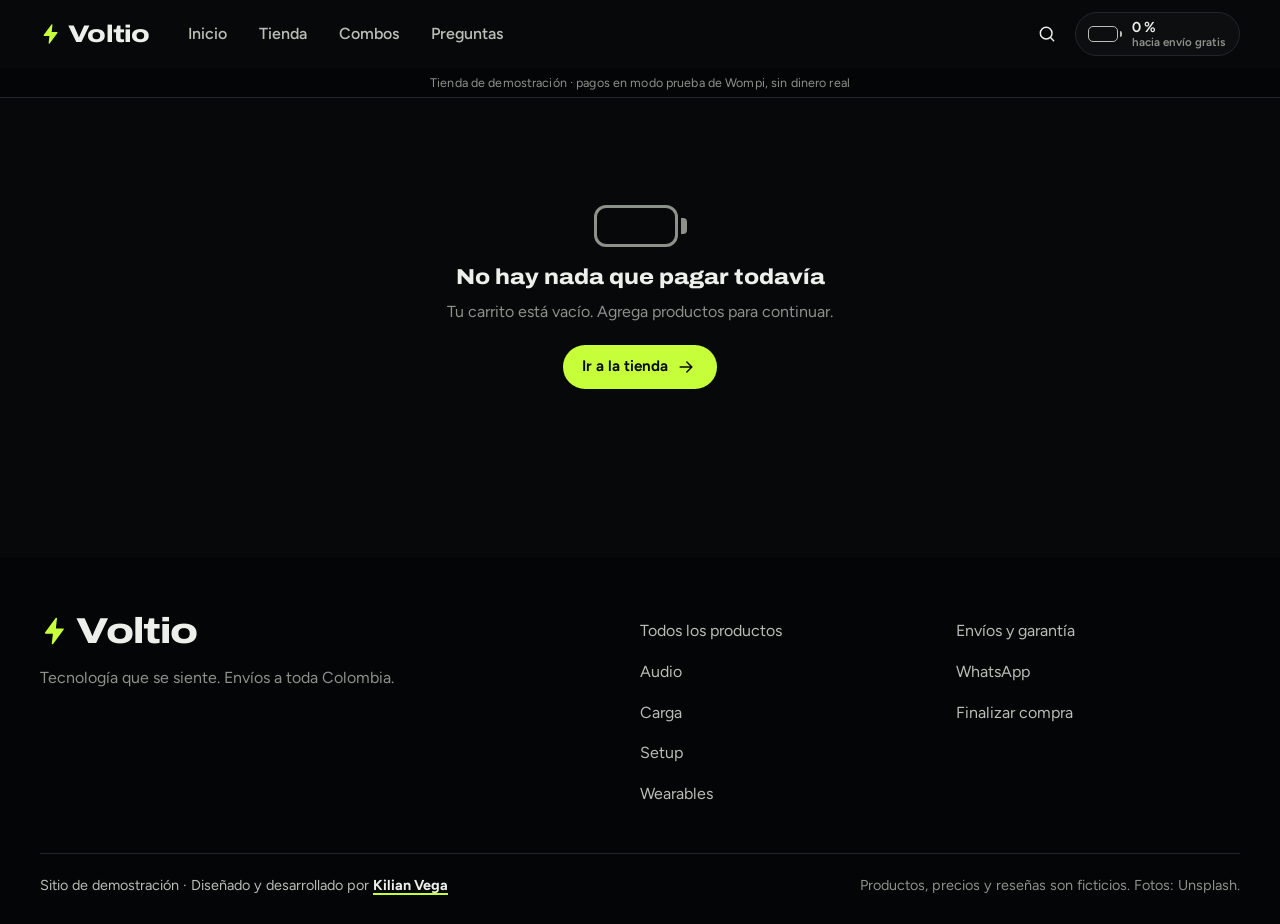
<file: checkout.html>
<!doctype html>
<html lang="es-CO">
<head>
  <meta charset="utf-8">
  <meta name="viewport" content="width=device-width, initial-scale=1">
  <title>Finalizar compra · Voltio</title>
  <meta name="robots" content="noindex">
  <meta name="theme-color" content="#07080A">
  <link rel="icon" href="assets/img/favicon.svg" type="image/svg+xml">
  <link rel="preload" href="assets/fonts/archivo-latin-wdth-normal.woff2" as="font" type="font/woff2" crossorigin>
  <link rel="preload" href="assets/fonts/figtree-latin-wght-normal.woff2" as="font" type="font/woff2" crossorigin>
  <link rel="stylesheet" href="assets/css/styles.css">
  <script src="assets/js/lento.js"></script>
  <script src="assets/js/data.js" defer></script>
  <script src="assets/js/app.js" defer></script>
  <script src="https://checkout.wompi.co/widget.js" defer></script>
</head>
<body data-page="checkout">
  <a class="skip" href="#main">Saltar al contenido</a>
  <header class="header" id="site-header"></header>

  <main id="main" class="wrap page">
    <div id="checkout-main">
      <div class="page__head">
        <h1 class="page__title">Finalizar compra</h1>
      </div>
      <p class="demo-banner"><strong>Tienda de demostración.</strong> Puedes probar un pago real en modo prueba de Wompi: llena el formulario con datos inventados, elige <strong>Pago en línea</strong> y usa los datos de prueba que aparecen ahí. No se cobra dinero.</p>

      <div class="checkout">
        <form class="checkout__form" id="checkout-form" novalidate>
          <fieldset class="block">
            <legend class="block__title"><span class="block__n">1</span>Datos de entrega</legend>
            <div class="fields">
              <div class="field field--full">
                <label for="f-nombre">Nombre completo</label>
                <input id="f-nombre" name="nombre" autocomplete="name" aria-describedby="e-nombre" required>
                <p class="field__error" id="e-nombre"></p>
              </div>
              <div class="field">
                <label for="f-celular">Celular</label>
                <input id="f-celular" name="celular" type="tel" inputmode="numeric" autocomplete="tel-national" maxlength="10" placeholder="3001234567" aria-describedby="e-celular" required>
                <p class="field__error" id="e-celular"></p>
              </div>
              <div class="field">
                <label for="f-departamento">Departamento</label>
                <select id="f-departamento" name="departamento" autocomplete="address-level1" aria-describedby="e-departamento" required>
                  <option value="">Elige…</option>
                  <option>Amazonas</option><option>Antioquia</option><option>Arauca</option><option>Atlántico</option><option>Bogotá D.C.</option><option>Bolívar</option><option>Boyacá</option><option>Caldas</option><option>Caquetá</option><option>Casanare</option><option>Cauca</option><option>Cesar</option><option>Chocó</option><option>Córdoba</option><option>Cundinamarca</option><option>Guainía</option><option>Guaviare</option><option>Huila</option><option>La Guajira</option><option>Magdalena</option><option>Meta</option><option>Nariño</option><option>Norte de Santander</option><option>Putumayo</option><option>Quindío</option><option>Risaralda</option><option>San Andrés y Providencia</option><option>Santander</option><option>Sucre</option><option>Tolima</option><option>Valle del Cauca</option><option>Vaupés</option><option>Vichada</option>
                </select>
                <p class="field__error" id="e-departamento"></p>
              </div>
              <div class="field">
                <label for="f-ciudad">Ciudad o municipio</label>
                <input id="f-ciudad" name="ciudad" autocomplete="address-level2" aria-describedby="e-ciudad" required>
                <p class="field__error" id="e-ciudad"></p>
              </div>
              <div class="field">
                <label for="f-barrio">Barrio <span class="optional">(opcional)</span></label>
                <input id="f-barrio" name="barrio">
              </div>
              <div class="field field--full">
                <label for="f-direccion">Dirección</label>
                <input id="f-direccion" name="direccion" autocomplete="street-address" placeholder="Calle 38 # 30-15, apto 402" aria-describedby="e-direccion" required>
                <p class="field__error" id="e-direccion"></p>
              </div>
            </div>
          </fieldset>

          <fieldset class="block">
            <legend class="block__title"><span class="block__n">2</span>Método de pago</legend>
            <div class="methods">
              <label class="method">
                <input type="radio" name="metodo" value="contraentrega" checked>
                <span class="method__body"><svg class="icon" viewBox="0 0 24 24" aria-hidden="true"><rect x="3" y="6" width="18" height="12" rx="2"/><circle cx="12" cy="12" r="2.5"/></svg><span><strong>Contraentrega</strong><small>Pagas en efectivo al recibir</small></span></span>
              </label>
              <label class="method">
                <input type="radio" name="metodo" value="wompi">
                <span class="method__body"><svg class="icon" viewBox="0 0 24 24" aria-hidden="true"><rect x="2.5" y="5" width="19" height="14" rx="2"/><path d="M2.5 10h19M6.5 15h4"/></svg><span><strong>Pago en línea</strong><small>Nequi, PSE o tarjeta</small></span></span>
              </label>
            </div>

            <div class="method-panel" data-method-panel="contraentrega">
              <p>Paga en efectivo cuando el mensajero te entregue el pedido. Sin costo adicional.</p>
            </div>
            <div class="method-panel" data-method-panel="wompi" hidden>
              <p>Se abre la ventana segura de Wompi para pagar con Nequi, PSE o tarjeta.</p>
              <div class="prueba">
                <p class="prueba__titulo">Datos de prueba de Wompi · no se cobra dinero</p>
                <dl class="prueba__datos">
                  <div><dt>Tarjeta aprobada</dt><dd><code>4242 4242 4242 4242</code></dd></div>
                  <div><dt>Tarjeta rechazada</dt><dd><code>4111 1111 1111 1111</code></dd></div>
                  <div><dt>Nequi aprobado</dt><dd><code>3991111111</code></dd></div>
                </dl>
                <p class="muted">Con tarjeta, usa cualquier fecha futura y CVV 123. Otros números dan "error en el pago".</p>
              </div>
            </div>
          </fieldset>

          <p class="form-status" id="form-status" role="alert"></p>
          <button class="btn btn--blue btn--lg btn--block pay-btn" id="pay-btn" type="submit">
            <svg class="icon" viewBox="0 0 24 24" aria-hidden="true"><path d="M13 2 4.5 13.5H11L10 22l8.5-11.5H12L13 2Z"/></svg>
            <span id="pay-label">Confirmar pedido</span>
          </button>
        </form>

        <aside class="summary" id="summary" aria-label="Resumen del pedido"></aside>
      </div>
    </div>
  </main>

  <footer class="footer" id="site-footer"></footer>
</body>
</html>
</file>
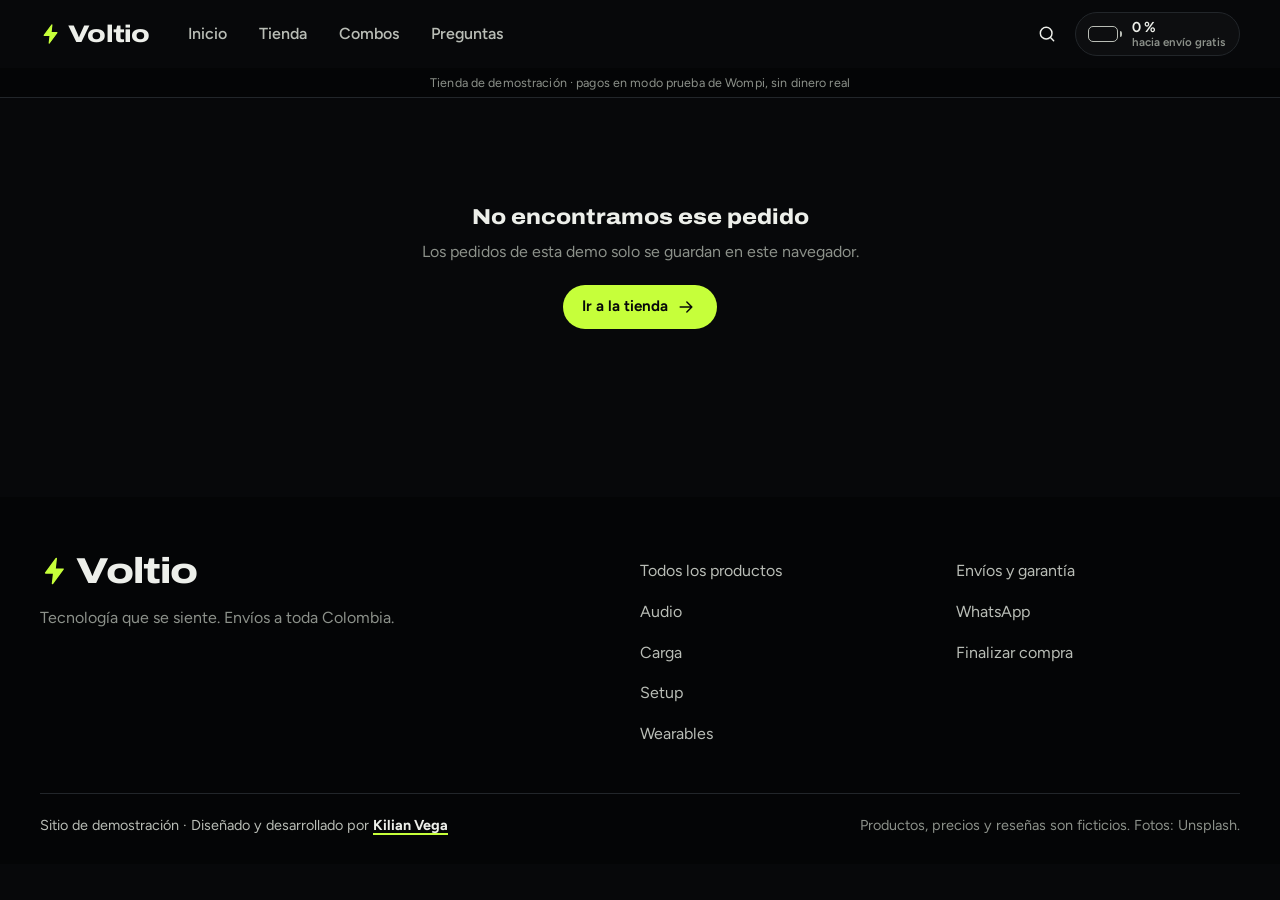
<file: confirmacion.html>
<!doctype html>
<html lang="es-CO">
<head>
  <meta charset="utf-8">
  <meta name="viewport" content="width=device-width, initial-scale=1">
  <title>Pedido confirmado · Voltio</title>
  <meta name="robots" content="noindex">
  <meta name="theme-color" content="#07080A">
  <link rel="icon" href="assets/img/favicon.svg" type="image/svg+xml">
  <link rel="preload" href="assets/fonts/archivo-latin-wdth-normal.woff2" as="font" type="font/woff2" crossorigin>
  <link rel="preload" href="assets/fonts/figtree-latin-wght-normal.woff2" as="font" type="font/woff2" crossorigin>
  <link rel="stylesheet" href="assets/css/styles.css">
  <script src="assets/js/lento.js"></script>
  <script src="assets/js/data.js" defer></script>
  <script src="assets/js/app.js" defer></script>
</head>
<body data-page="confirm">
  <a class="skip" href="#main">Saltar al contenido</a>
  <header class="header" id="site-header"></header>
  <main id="main" class="wrap page page--narrow"><div id="confirm" class="confirm"></div></main>
  <footer class="footer" id="site-footer"></footer>
</body>
</html>
</file>
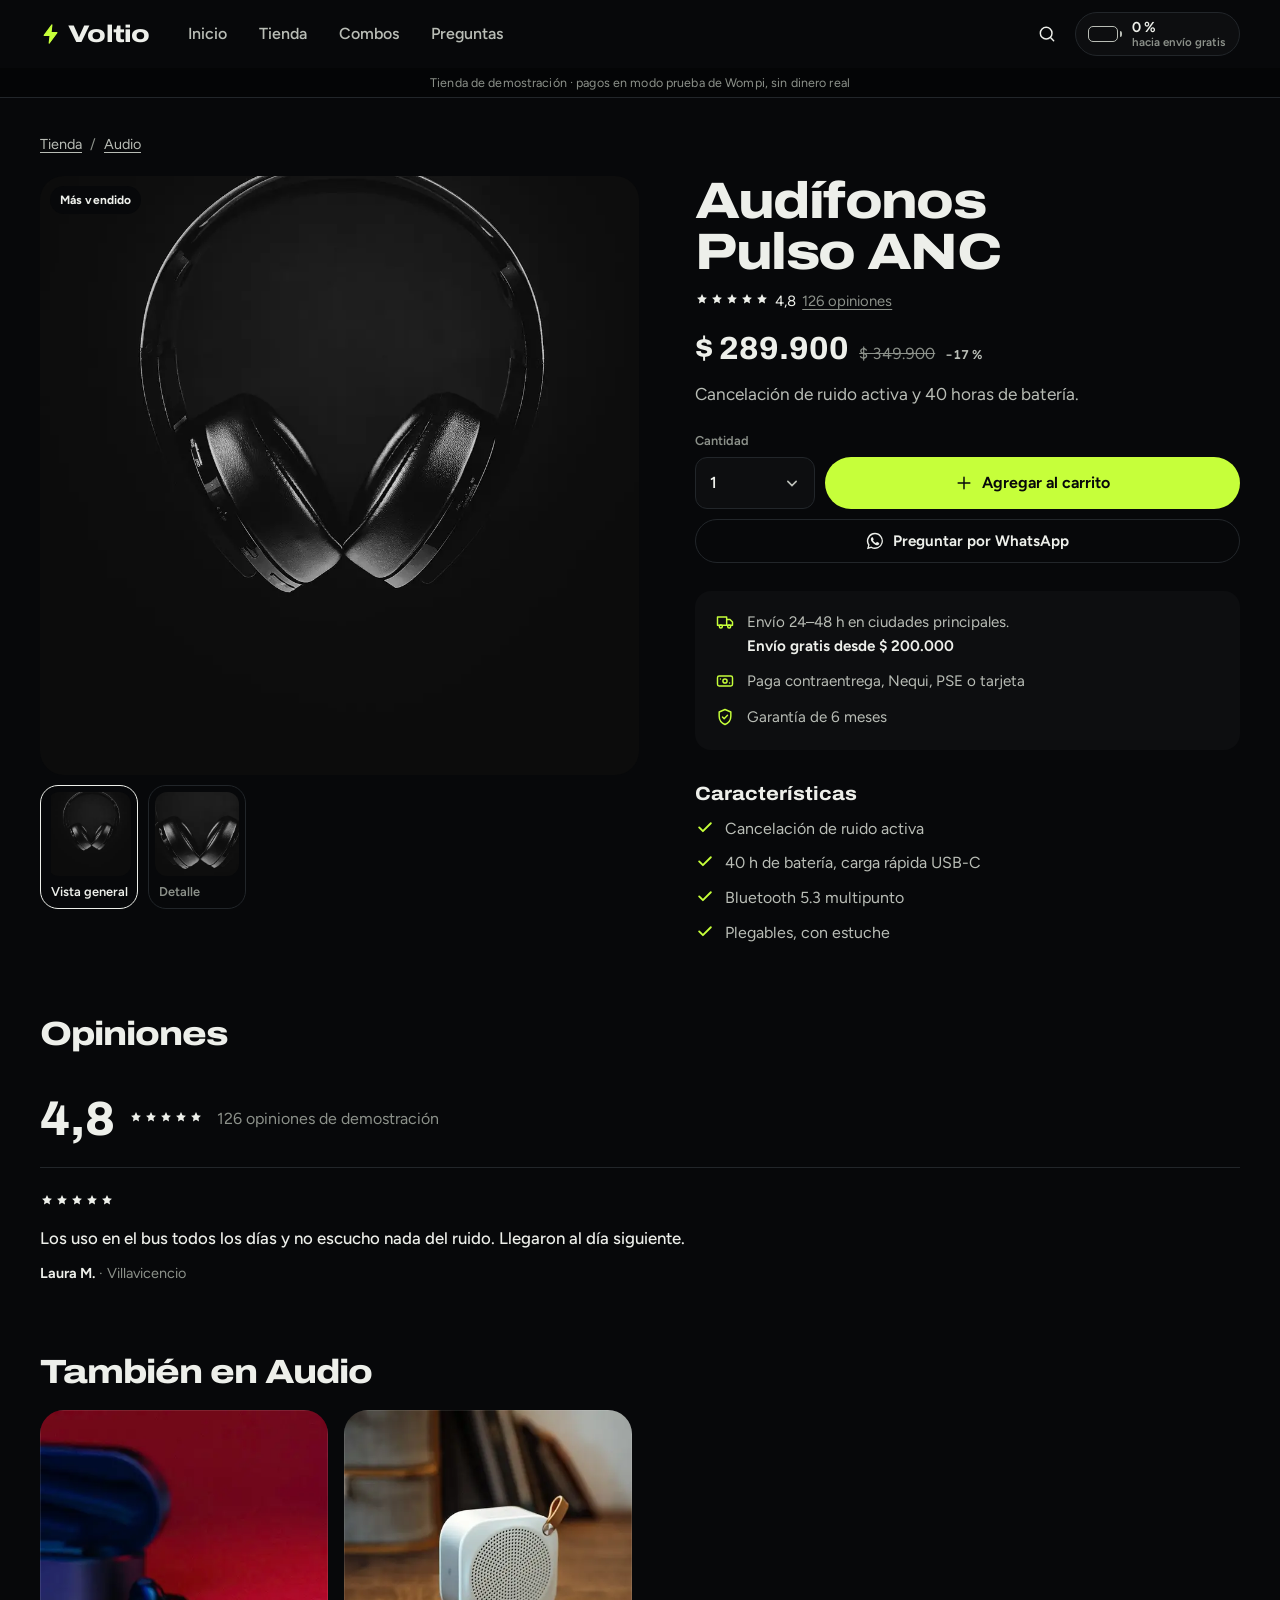
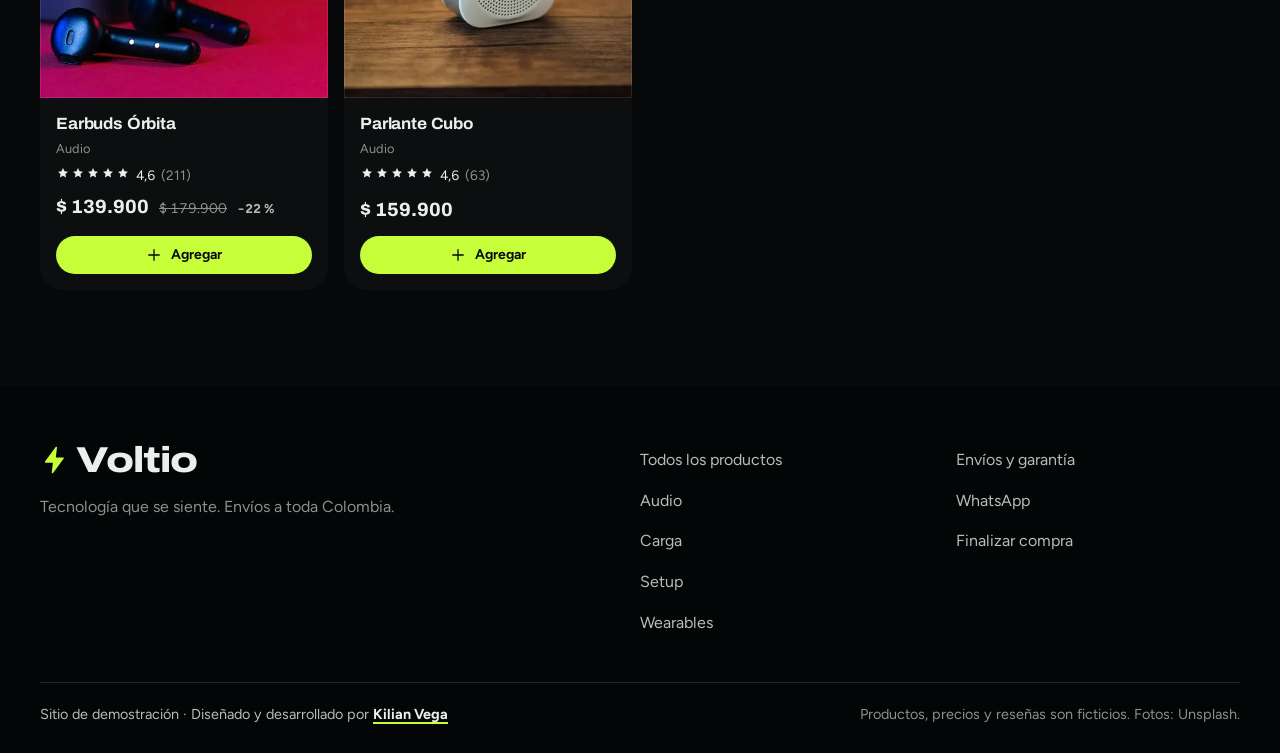
<file: producto.html>
<!doctype html>
<html lang="es-CO">
<head>
  <meta charset="utf-8">
  <meta name="viewport" content="width=device-width, initial-scale=1">
  <title>Producto · Voltio</title>
  <meta name="theme-color" content="#07080A">
  <link rel="icon" href="assets/img/favicon.svg" type="image/svg+xml">
  <link rel="preload" href="assets/fonts/archivo-latin-wdth-normal.woff2" as="font" type="font/woff2" crossorigin>
  <link rel="preload" href="assets/fonts/figtree-latin-wght-normal.woff2" as="font" type="font/woff2" crossorigin>
  <link rel="stylesheet" href="assets/css/styles.css">
  <script src="assets/js/lento.js"></script>
  <script src="assets/js/data.js" defer></script>
  <script src="assets/js/app.js" defer></script>
</head>
<body data-page="product">
  <a class="skip" href="#main">Saltar al contenido</a>
  <header class="header" id="site-header"></header>
  <main id="main" class="wrap page"><div id="product"></div></main>
  <footer class="footer" id="site-footer"></footer>
</body>
</html>
</file>
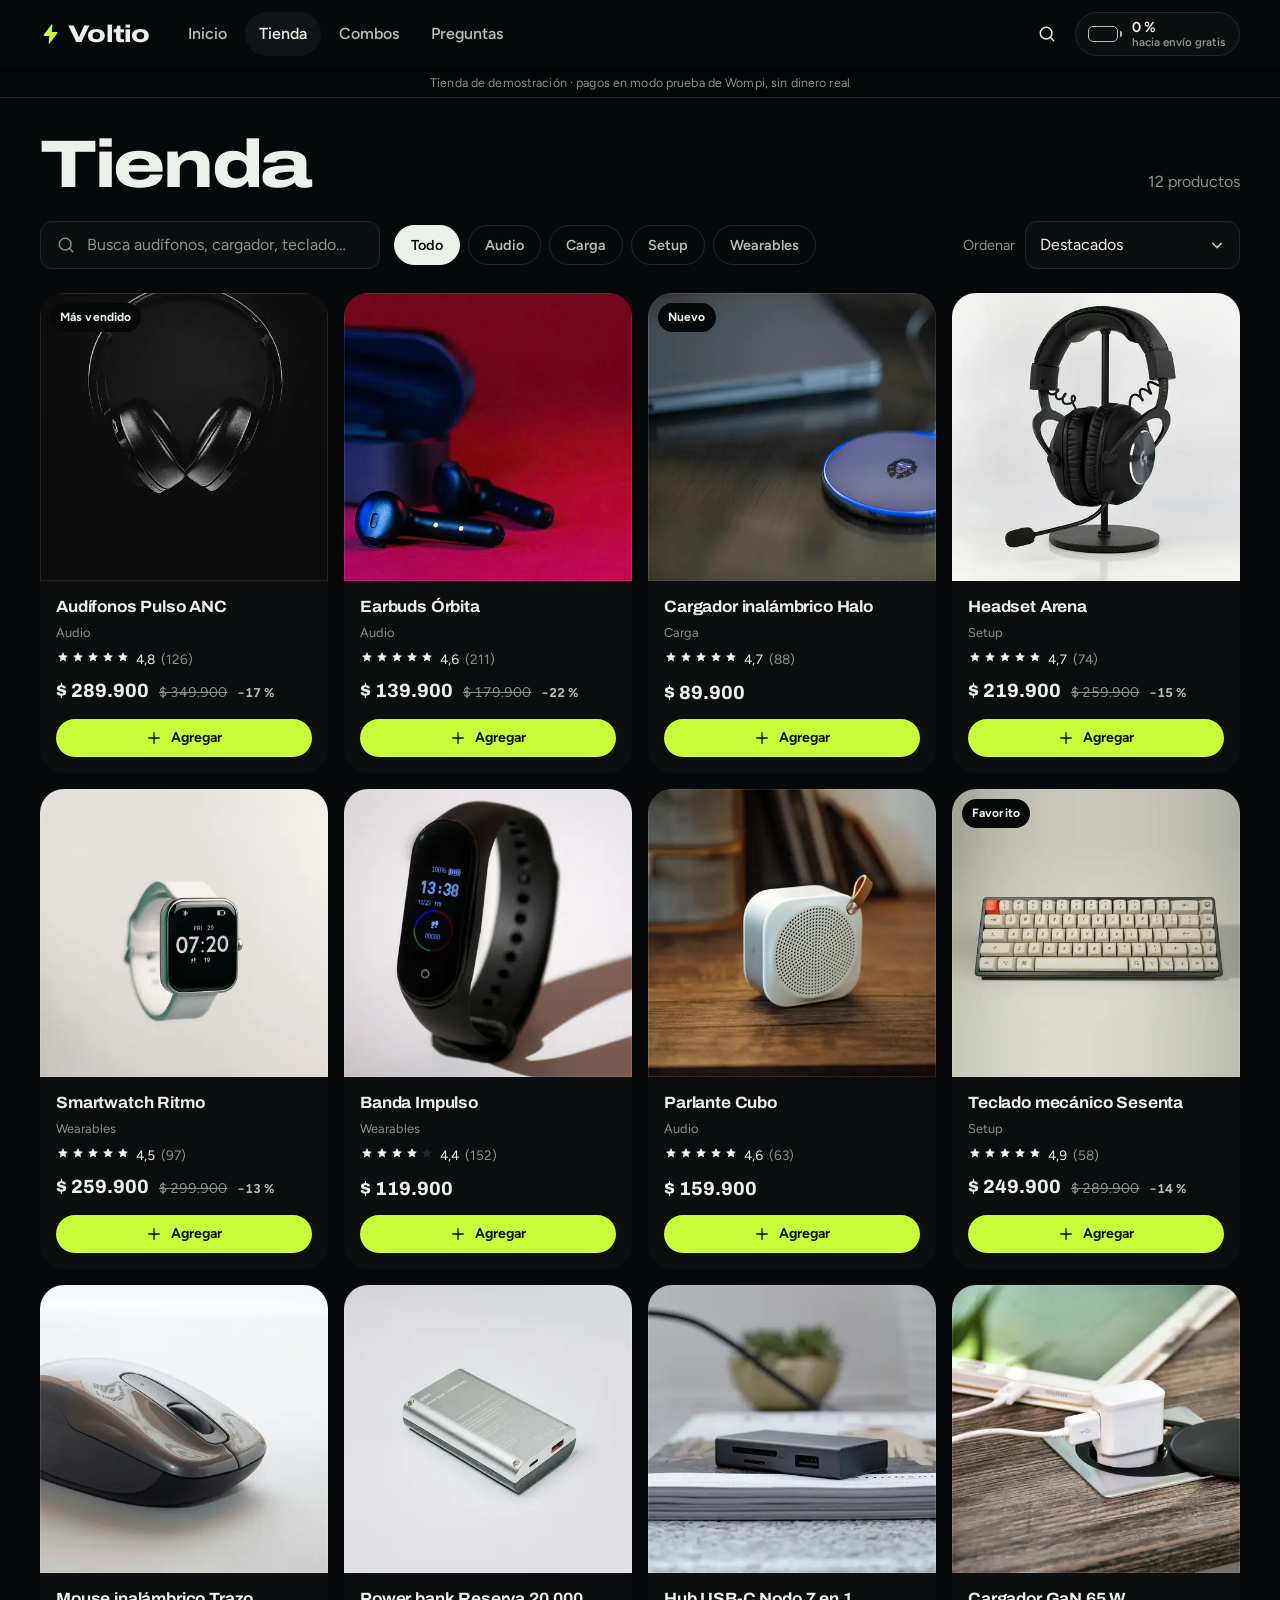
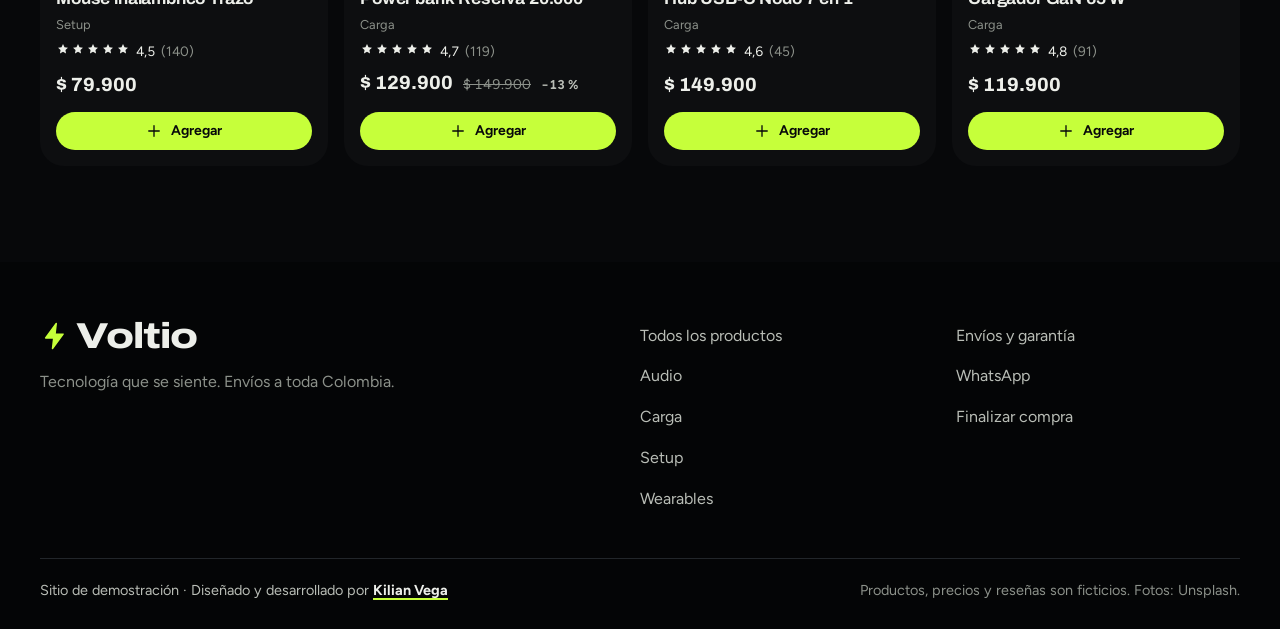
<file: tienda.html>
<!doctype html>
<html lang="es-CO">
<head>
  <meta charset="utf-8">
  <meta name="viewport" content="width=device-width, initial-scale=1">
  <title>Tienda · Voltio</title>
  <meta name="description" content="Todos los productos de Voltio: audio, carga, setup y wearables.">
  <meta name="theme-color" content="#07080A">
  <link rel="icon" href="assets/img/favicon.svg" type="image/svg+xml">
  <link rel="preload" href="assets/fonts/archivo-latin-wdth-normal.woff2" as="font" type="font/woff2" crossorigin>
  <link rel="preload" href="assets/fonts/figtree-latin-wght-normal.woff2" as="font" type="font/woff2" crossorigin>
  <link rel="stylesheet" href="assets/css/styles.css">
  <script src="assets/js/lento.js"></script>
  <script src="assets/js/data.js" defer></script>
  <script src="assets/js/app.js" defer></script>
</head>
<body data-page="shop">
  <a class="skip" href="#main">Saltar al contenido</a>
  <header class="header" id="site-header"></header>

  <main id="main" class="wrap page">
    <div class="page__head">
      <h1 class="page__title">Tienda</h1>
      <p class="muted" id="shop-count" aria-live="polite"></p>
    </div>

    <div class="toolbar">
      <label class="search">
        <span class="sr-only">Buscar productos</span>
        <svg class="icon" viewBox="0 0 24 24" aria-hidden="true"><circle cx="11" cy="11" r="7"/><path d="m20 20-3.5-3.5"/></svg>
        <input id="buscar" type="search" placeholder="Busca audífonos, cargador, teclado…" autocomplete="off">
      </label>
      <div class="chips" id="chips" role="group" aria-label="Categorías"></div>
      <label class="sort">
        <span>Ordenar</span>
        <select id="sort">
          <option value="relevance">Destacados</option>
          <option value="price-asc">Precio: menor a mayor</option>
          <option value="price-desc">Precio: mayor a menor</option>
          <option value="rating">Mejor calificados</option>
        </select>
      </label>
    </div>

    <div class="grid grid--shop" id="shop-grid"></div>
  </main>

  <footer class="footer" id="site-footer"></footer>
</body>
</html>
</file>
<file: assets/css/styles.css>
/* Voltio · demo de tienda. Mundo: casi negro, lima eléctrico como único acento (botones, carga, detalles). */

@font-face {
  font-family: "Archivo";
  src: url("../fonts/archivo-latin-wdth-normal.woff2") format("woff2");
  font-weight: 100 900;
  font-stretch: 62% 125%;
  font-display: swap;
}
@font-face {
  font-family: "Figtree";
  src: url("../fonts/figtree-latin-wght-normal.woff2") format("woff2");
  font-weight: 300 900;
  font-display: swap;
}

:root {
  color-scheme: dark;
  --bg: #07080A;
  --bg-deep: #040506;
  --bg-2: #0D0E10;
  --bg-3: #111316;
  --line: #22262A;
  --acc: #C6FF3A;
  --acc-2: #D8FF7A;
  --acc-ink: #07080A;
  --ink: #EDEFEA;
  --ink-2: #B9BDB6;
  --ink-3: #8C918A;
  --danger: oklch(0.74 0.16 25);
  --ok: oklch(0.82 0.15 160);

  --display: "Archivo", system-ui, sans-serif;
  --text: "Figtree", system-ui, sans-serif;
  --mono: ui-monospace, "Cascadia Mono", "SF Mono", Consolas, "Roboto Mono", monospace;
  --ease: cubic-bezier(0.2, 0, 0, 1);
  --resorte: cubic-bezier(0.34, 1.56, 0.64, 1);
  --radio: 28px;
  /* Borde de 1 px con gradiente: usar con `border: 1px solid transparent`. */
  --borde-grad: linear-gradient(var(--bg-2), var(--bg-2)) padding-box, linear-gradient(135deg, rgb(198 255 58 / 0.7), #2A2E33 38%, #2A2E33 62%, rgb(198 255 58 / 0.28)) border-box;
  --wrap: 1240px;
  --gutter: clamp(16px, 4vw, 40px);
  --r-lg: 24px;
  --r-md: 16px;
  --r-sm: 12px;
  --charge: 0;
}

*, *::before, *::after { box-sizing: border-box; }
html { -webkit-text-size-adjust: 100%; scroll-padding-top: 140px; }
body {
  margin: 0;
  background: var(--bg);
  color: var(--ink);
  font: 400 1rem/1.55 var(--text);
  -webkit-font-smoothing: antialiased;
  caret-color: var(--ink);
  overflow-x: clip;
}
img { display: block; max-width: 100%; height: auto; }
a { color: inherit; text-underline-offset: 0.2em; text-decoration-thickness: 1px; }
button, input, select { font: inherit; color: inherit; }
button { cursor: pointer; -webkit-tap-highlight-color: transparent; }
h1, h2, h3 { margin: 0; text-wrap: balance; }
p { margin: 0; text-wrap: pretty; }
ul, ol { margin: 0; padding: 0; list-style: none; }
dl, dd, figure, blockquote, fieldset { margin: 0; }
fieldset { border: 0; padding: 0; min-width: 0; }
::selection { background: var(--acc); color: var(--acc-ink); }
:focus-visible { outline: 2px solid var(--ink); outline-offset: 3px; border-radius: 6px; }
html { scrollbar-color: var(--line) var(--bg-deep); }
::-webkit-scrollbar { width: 10px; height: 10px; }
::-webkit-scrollbar-track { background: var(--bg-deep); }
::-webkit-scrollbar-thumb { background: var(--line); border-radius: 99px; border: 2px solid var(--bg-deep); }

.num { font-variant-numeric: tabular-nums; }
.muted { color: var(--ink-3); }
.sr-only { position: absolute; width: 1px; height: 1px; overflow: hidden; clip: rect(0 0 0 0); white-space: nowrap; }
.wrap { width: min(100% - 2 * var(--gutter), var(--wrap)); margin-inline: auto; }
.skip { position: absolute; left: 16px; top: -60px; z-index: 50; background: var(--ink); color: var(--bg); padding: 10px 16px; border-radius: 99px; font-weight: 600; }
.skip:focus { top: 12px; }

.icon {
  width: 20px; height: 20px; flex: none;
  fill: none; stroke: currentColor; stroke-width: 1.75; stroke-linecap: round; stroke-linejoin: round;
}

/* ---------- botones ---------- */

.btn {
  display: inline-flex; align-items: center; justify-content: center; gap: 8px;
  min-height: 44px; padding: 0 20px;
  border: 1px solid transparent; border-radius: 999px;
  font-weight: 650; font-size: 0.95rem; line-height: 1; text-decoration: none; white-space: nowrap;
  transition: scale 350ms var(--resorte), translate 350ms var(--resorte), background-color 150ms ease-out, border-color 150ms ease-out, color 150ms ease-out;
}
.btn:has(> .icon:first-child) { padding-left: 18px; }
.btn:not(:disabled):active { scale: 0.96; translate: none; }
.btn:disabled { cursor: not-allowed; opacity: 0.6; }
/* shortcut: nombre heredado (btn--blue ya es lima), renombrar si se rehace app.js */
.btn--blue { background: var(--acc); color: var(--acc-ink); }
.btn--white { background: var(--ink); color: var(--bg); }
.btn--ghost { border-color: var(--line); color: var(--ink); }
.btn--sm { min-height: 38px; padding: 0 14px; font-size: 0.875rem; }
.btn--sm:has(> .icon:first-child) { padding-left: 12px; }
.btn--sm .icon { width: 18px; height: 18px; }
.btn--lg { min-height: 52px; padding: 0 26px; font-size: 1rem; }
.btn--lg:has(> .icon:first-child) { padding-left: 24px; }
.btn--block { width: 100%; }
@media (hover: hover) {
  .btn--blue:hover { background: var(--acc-2); }
  .btn--white:hover { background: #fff; }
  .btn--ghost:hover { border-color: var(--ink-3); background: var(--bg-2); }
}

.icon-btn {
  display: inline-grid; place-items: center; width: 44px; height: 44px;
  border: 0; border-radius: 999px; background: transparent; color: var(--ink);
  transition: scale 350ms var(--resorte), background-color 150ms ease-out;
}
.icon-btn:active { scale: 0.92; }
@media (hover: hover) { .icon-btn:hover { background: var(--bg-3); } }

/* ---------- encabezado ---------- */

/* La cabecera la pinta app.js: se le reserva su altura (97 px; 136 px en celular) para que no empuje la página al aparecer. */
.header { position: sticky; top: 0; z-index: 20; min-height: 97px; background: var(--bg); box-shadow: 0 1px 0 var(--line); }
@media (max-width: 759px) { .header { min-height: 136px; } }
.header__inner {
  width: min(100% - 2 * var(--gutter), var(--wrap)); margin-inline: auto;
  display: flex; align-items: center; gap: 24px; min-height: 68px;
}
.wordmark {
  display: inline-flex; align-items: center; gap: 6px;
  font: 800 1.5rem/1 var(--display); font-stretch: 125%; letter-spacing: -0.03em; text-decoration: none;
}
.wordmark__bolt { width: 22px; height: 22px; fill: var(--acc); stroke: var(--acc); stroke-width: 1.2; }
.wordmark--lg { font-size: 2.25rem; }
.wordmark--lg .wordmark__bolt { width: 30px; height: 30px; }
.nav { display: flex; gap: 4px; margin-right: auto; }
.nav a {
  padding: 10px 14px; border-radius: 999px; text-decoration: none; color: var(--ink-2); font-weight: 550;
  transition: background-color 150ms ease-out, color 150ms ease-out;
}
.nav a[aria-current="page"] { color: var(--ink); background: var(--bg-3); }
@media (hover: hover) { .nav a:hover { color: var(--ink); background: var(--bg-2); } }
.header__actions { display: flex; align-items: center; gap: 6px; }
@media (max-width: 759px) {
  .header__inner { flex-wrap: wrap; gap: 0 12px; min-height: 0; padding-top: 10px; }
  .header__actions { margin-left: auto; }
  .nav {
    order: 3; flex: 0 0 calc(100% + 2 * var(--gutter)); margin: 6px calc(-1 * var(--gutter)) 0; padding: 0 var(--gutter) 8px;
    overflow-x: auto; scrollbar-width: none; overscroll-behavior-x: contain;
  }
  .nav::-webkit-scrollbar { display: none; }
  .nav a { flex: none; padding: 8px 14px; font-size: 0.925rem; }
}
.demo-strip { background: var(--bg-deep); color: var(--ink-3); font-size: 0.78rem; text-align: center; padding: 5px 16px; letter-spacing: 0.01em; }

/* El botón del carrito es una batería: se llena hacia el envío gratis. */
.charge-btn {
  position: relative; display: inline-flex; align-items: center; gap: 10px;
  min-height: 44px; padding: 0 14px 0 12px;
  border: 1px solid var(--line); border-radius: 999px; background: var(--bg-2);
  font-weight: 650; font-size: 0.9rem;
  transition: scale 350ms var(--resorte), translate 350ms var(--resorte), border-color 150ms ease-out, background-color 150ms ease-out;
}
.charge-btn:active { scale: 0.96; translate: none; }
@media (hover: hover) { .charge-btn:hover { border-color: var(--ink-3); } }
.charge-btn__text { display: grid; text-align: left; line-height: 1.1; }
.charge-btn__pct { font-variant-numeric: tabular-nums; }
.charge-btn__text small { color: var(--ink-3); font-size: 0.72rem; font-weight: 600; white-space: nowrap; }
[data-charged] .charge-btn__text small { color: var(--ink); }
.charge-btn__count {
  position: absolute; top: -6px; right: -6px; min-width: 22px; height: 22px; padding: 0 6px;
  display: grid; place-items: center; border-radius: 99px;
  background: var(--acc); color: var(--acc-ink); font-size: 0.75rem; font-weight: 750; font-variant-numeric: tabular-nums;
  box-shadow: 0 0 0 3px var(--bg);
}
.charge-btn__count[hidden] { display: none; }

.battery { position: relative; display: inline-flex; align-items: center; color: var(--ink-2); }
.battery__cell {
  position: relative; width: 30px; height: 16px; padding: 2px;
  border: 1.5px solid currentColor; border-radius: 5px; overflow: hidden;
}
.battery__fill {
  display: block; height: 100%; width: calc(var(--charge) * 100%); min-width: 0;
  border-radius: 2px; background: var(--acc);
  transition: width 600ms var(--ease), background-color 300ms ease-out;
}
.battery__cap { width: 2.5px; height: 6px; margin-left: 1.5px; border-radius: 0 2px 2px 0; background: currentColor; }
.battery__bolt {
  position: absolute; left: 7px; top: 50%; width: 16px; height: 16px; translate: 0 -50%;
  fill: var(--bg); stroke: var(--bg); stroke-width: 1; opacity: 0; scale: 0.25;
  transition: opacity 300ms var(--ease), scale 300ms var(--ease);
}
[data-charged] .battery__bolt, .battery--full .battery__bolt { opacity: 1; scale: 1; }
[data-charged] .charge-btn { border-color: var(--acc); }
.battery--full { --charge: 1; }
.battery--xl { color: var(--ink-3); }
.battery--xl .battery__cell { width: 84px; height: 42px; padding: 5px; border-width: 3px; border-radius: 12px; }
.battery--xl .battery__fill { border-radius: 5px; }
.battery--xl .battery__cap { width: 6px; height: 16px; margin-left: 3px; border-radius: 0 4px 4px 0; }
.battery--xl .battery__bolt { left: 24px; width: 34px; height: 34px; }

@media (prefers-reduced-motion: no-preference) {
  .charge-btn.is-jolted { animation: jolt 700ms var(--ease) both; }
  .charge-btn.is-jolted .battery__cell { animation: jolt-cell 700ms var(--ease) both; }
}
@media (prefers-reduced-motion: reduce) {
  .charge-btn.is-jolted { animation: jolt-fade 600ms ease-out both; }
  .battery__fill { transition: none; }
}
@keyframes jolt {
  0% { box-shadow: 0 0 0 0 rgb(198 255 58 / 0.55); }
  100% { box-shadow: 0 0 0 12px rgb(198 255 58 / 0); }
}
@keyframes jolt-cell {
  0% { scale: 1; } 30% { scale: 1.18; } 100% { scale: 1; }
}
@keyframes jolt-fade {
  0% { background-color: var(--bg-3); } 100% { background-color: var(--bg-2); }
}

/* ---------- bento del inicio ---------- */

.bento-sec { padding-top: clamp(56px, 8vw, 96px); }
.bento-sec__esc { position: relative; isolation: isolate; display: grid; gap: 24px; }
/* Un solo brillo lima, detrás de todo el bloque. */
.bento-sec__esc::before {
  content: ""; position: absolute; z-index: -1; left: 15%; top: -12%; width: 70%; height: 75%;
  background: radial-gradient(closest-side, rgb(198 255 58 / 0.15), transparent); pointer-events: none;
}
.bento-sec__head { display: flex; align-items: end; justify-content: space-between; gap: 12px 24px; flex-wrap: wrap; }
.bento-sec__head p { color: var(--ink-2); font-size: 1.075rem; max-width: 34ch; }
.bento { display: grid; grid-template-columns: minmax(0, 1fr); grid-auto-rows: 168px; gap: 14px; }
.b-2x2, .b-1x2 { grid-row: span 2; }
@media (min-width: 640px) {
  .bento { grid-template-columns: repeat(2, minmax(0, 1fr)); }
  .b-2x2, .b-2x1 { grid-column: span 2; }
}
@media (min-width: 1024px) { .bento { grid-template-columns: repeat(4, minmax(0, 1fr)); grid-auto-rows: 190px; } }

.b-tarjeta {
  position: relative; isolation: isolate; display: flex; flex-direction: column; gap: 6px; padding: 18px; overflow: hidden;
  border: 1px solid transparent; border-radius: var(--radio); background: var(--borde-grad);
  transition: translate 450ms var(--resorte), scale 450ms var(--resorte);
}
.b-tarjeta > img { position: absolute; z-index: -2; inset: 0; width: 100%; height: 100%; object-fit: cover; }
/* Oscurecido sobre la foto: fuerte donde va el texto (arriba y abajo), abierto en el medio. */
.b-tarjeta:has(> img)::before {
  content: ""; position: absolute; z-index: -1; inset: 0;
  background: linear-gradient(180deg, rgb(13 14 16 / 0.95) 0%, rgb(13 14 16 / 0.88) 34%, rgb(13 14 16 / 0.42) 56%, rgb(13 14 16 / 0.9) 76%, rgb(13 14 16 / 0.96) 100%);
}
.b-1x1:has(> img)::before { background: linear-gradient(180deg, rgb(13 14 16 / 0.95), rgb(13 14 16 / 0.86) 45%, rgb(13 14 16 / 0.82) 55%, rgb(13 14 16 / 0.95)); }
@media (hover: hover) { .b-tarjeta:hover { translate: 0 -4px; scale: 1.02; } }
.b-tarjeta:active { scale: 0.98; }
.b-tarjeta:has(.b-link:focus-visible) { outline: 2px solid var(--ink); outline-offset: 3px; }
.b-link { text-decoration: none; outline: none; }
.b-link::after { content: ""; position: absolute; inset: 0; } /* toda la tarjeta es el enlace */
.b-etq { font: 600 0.7rem/1.3 var(--mono); letter-spacing: 0.08em; text-transform: uppercase; color: var(--ink-2); }
.b-tit { font: 800 1.25rem/1.08 var(--display); font-stretch: 112%; letter-spacing: -0.02em; }
.b-2x2 .b-tit { font-size: clamp(1.7rem, 1rem + 2.2vw, 2.6rem); line-height: 1; max-width: 11ch; margin-top: 4px; }
.b-pie { display: grid; gap: 2px; margin-top: auto; }
.b-nombre { color: var(--ink-2); font-size: 0.85rem; line-height: 1.25; }
.b-precio { font: 600 0.95rem/1.2 var(--mono); color: var(--acc); }
.b-2x2 .b-precio { font-size: 1.1rem; }
@media (max-width: 639px) { .b-2x2 .b-tit { margin-top: 30px; } } /* el titular baja para no chocar con el botón */
.b-num { font: 800 clamp(1.7rem, 1.2rem + 1.4vw, 2.3rem)/1 var(--display); font-stretch: 120%; letter-spacing: -0.02em; color: var(--acc); margin-top: auto; }
.b-chips { display: flex; flex-wrap: wrap; gap: 8px; margin-top: auto; }
.b-chips span { display: block; padding: 6px 12px; border: 1px solid #2A2E33; border-radius: 999px; font-size: 0.875rem; font-weight: 600; }
.b-tarjeta .btn { position: absolute; z-index: 1; top: 14px; right: 14px; }

/* El bento se arma con el scroll. Estado por defecto: armado y quieto (sin soporte, movimiento reducido o equipo lento). */
/* La perspectiva va dentro de la transformación: con `perspective` en el contenedor, Chromium desplaza la zona de clic
   de las tarjetas a mitad de animación y el botón "Agregar" no recibe el clic. */
@keyframes llegar {
  0% { opacity: 0; transform: perspective(1400px) translate3d(0, 38vh, -1100px) rotateX(52deg) rotateY(var(--giro, -22deg)) scale(0.82); }
  35% { opacity: 1; }
  100% { opacity: 1; transform: perspective(1400px) translate3d(0, 0, 0) rotateX(0deg) rotateY(0deg) scale(1); }
}
@keyframes llegar-corto {
  0% { opacity: 0; transform: perspective(900px) translateY(56px) rotateX(16deg) scale(0.94); }
  60% { opacity: 1; }
  100% { opacity: 1; transform: perspective(900px) translateY(0) rotateX(0deg) scale(1); }
}
@supports (animation-timeline: view()) {
  @media (prefers-reduced-motion: no-preference) {
    /* Celular y tablet: la rejilla no cabe en una pantalla, así que cada tarjeta llega al entrar. */
    .es-fluido .b-tarjeta { animation: llegar-corto linear both; animation-timeline: view(); animation-range: entry 0% entry 100%; }
    /* Escritorio: el escenario queda fijo y las tarjetas llegan una por una desde el fondo. */
    /* El foco de teclado nunca cae en una tarjeta a medio llegar. Solo :focus-visible: con :focus-within el clic
       del mouse en "Agregar" movía la tarjeta bajo el cursor y el clic se perdía. */
    .es-fluido .b-tarjeta:has(:focus-visible) { animation: none; }
    @media (min-width: 1024px) and (min-height: 620px) {
      .es-fluido .bento-sec { height: 240vh; padding-top: 0; overflow: clip; view-timeline: --bento block; }
      .es-fluido .bento-sec__esc {
        position: sticky; top: 0; height: 100svh; padding: 116px 0 24px; /* 116 px: deja libre la cabecera fija */
        grid-template-rows: auto minmax(0, 1fr);
      }
      .es-fluido .bento { grid-template-rows: repeat(3, minmax(0, 1fr)); grid-auto-rows: auto; max-height: 720px; }
      .es-fluido .b-tarjeta { animation-name: llegar; animation-timeline: --bento; }
      .es-fluido .b-tarjeta:nth-child(even) { --giro: 22deg; }
      /* `contain` es el tramo en que el escenario está fijo; las dos primeras empiezan a llegar un poco antes. */
      .es-fluido .b-tarjeta[data-orden="1"] { animation-range: entry 50% contain 12%; }
      .es-fluido .b-tarjeta[data-orden="2"] { animation-range: entry 75% contain 22%; }
      .es-fluido .b-tarjeta[data-orden="3"] { animation-range: contain 6% contain 36%; }
      .es-fluido .b-tarjeta[data-orden="4"] { animation-range: contain 18% contain 48%; }
      .es-fluido .b-tarjeta[data-orden="5"] { animation-range: contain 30% contain 60%; }
      .es-fluido .b-tarjeta[data-orden="6"] { animation-range: contain 42% contain 72%; }
      .es-fluido .b-tarjeta[data-orden="7"] { animation-range: contain 54% contain 86%; }
      /* Portátiles bajos (1366×768 deja unos 650 px): escenario más compacto para que quepa entero. */
      @media (max-height: 819px) {
        .es-fluido .bento-sec__esc { padding: 106px 0 14px; gap: 12px; }
        .es-fluido .bento-sec__head .section__title { font-size: clamp(1.6rem, 1rem + 1.6vw, 2.2rem); }
        .es-fluido .bento { gap: 10px; }
        .es-fluido .b-tarjeta { padding: 14px; gap: 3px; }
        .es-fluido .b-tit { font-size: 1.1rem; }
        .es-fluido .b-2x2 .b-tit { font-size: clamp(1.5rem, 1rem + 1.6vw, 2.1rem); }
        .es-fluido .b-tarjeta .btn { top: 10px; right: 10px; }
      }
    }
  }
}

.tag {
  position: absolute; top: 10px; left: 10px;
  padding: 5px 10px; border-radius: 99px;
  background: var(--bg); color: var(--ink); font-size: 0.75rem; font-weight: 700; letter-spacing: 0.01em;
}
.tag--inline { position: static; display: inline-block; background: var(--bg-3); margin-bottom: 12px; }

.price { display: flex; align-items: baseline; flex-wrap: wrap; gap: 4px 10px; }
.price__now { font: 750 1.2rem/1.1 var(--display); font-stretch: 100%; }
.price__before { color: var(--ink-3); font-size: 0.875rem; }
.price__off { color: var(--ink-2); font-size: 0.8rem; font-weight: 700; }
.price--lg .price__now { font-size: 2rem; }
.price--lg .price__before { font-size: 1rem; }

/* ---------- secciones ---------- */

.section { padding-block: clamp(64px, 9vw, 112px) 0; }
.section__head { display: flex; align-items: end; justify-content: space-between; gap: 16px; flex-wrap: wrap; margin-bottom: 28px; }
.section__title {
  font: 800 clamp(1.9rem, 1rem + 3vw, 3.2rem)/1 var(--display); font-stretch: 118%; letter-spacing: -0.03em;
}
.section > .section__title { margin-bottom: 28px; }
.section__title--sm { font-size: clamp(1.5rem, 1rem + 1.6vw, 2.1rem); margin-bottom: 20px; }
.link-arrow { display: inline-flex; align-items: center; gap: 8px; font-weight: 650; text-decoration: none; color: var(--ink-2); }
.link-arrow .icon { transition: translate 200ms var(--ease); }
@media (hover: hover) { .link-arrow:hover { color: var(--ink); } .link-arrow:hover .icon { translate: 4px 0; } }

.cats { border-top: 1px solid var(--line); }
.cat-row {
  display: grid; grid-template-columns: 1fr auto; grid-template-areas: "name count" "blurb blurb" "thumbs thumbs";
  gap: 6px 16px; align-items: center; padding: 22px 4px; border-bottom: 1px solid var(--line); text-decoration: none;
  transition: background-color 150ms ease-out, transform 350ms var(--resorte);
}
.cat-row:active { transform: scale(0.99); }
.cat-row__name { grid-area: name; font: 800 clamp(1.6rem, 1rem + 2.4vw, 2.6rem)/1 var(--display); font-stretch: 125%; letter-spacing: -0.03em; }
.cat-row__blurb { grid-area: blurb; color: var(--ink-3); }
.cat-row__thumbs { grid-area: thumbs; display: flex; margin-top: 8px; }
.cat-row__thumbs img {
  width: 52px; height: 52px; border-radius: 12px; object-fit: cover;
  outline: 1px solid oklch(1 0 0 / 0.1); outline-offset: -1px; box-shadow: 0 0 0 3px var(--bg);
  transition: translate 300ms var(--ease);
}
.cat-row__thumbs img + img { margin-left: -10px; }
.cat-row__count { grid-area: count; display: inline-flex; align-items: center; gap: 8px; color: var(--ink-2); font-weight: 600; font-size: 0.9rem; }
@media (min-width: 760px) {
  .cat-row { grid-template-columns: minmax(220px, 1.1fr) 1.2fr auto auto; grid-template-areas: "name blurb thumbs count"; padding: 26px 12px; }
  .cat-row__thumbs { margin-top: 0; }
  .cat-row__thumbs img { width: 60px; height: 60px; }
}
@media (hover: hover) {
  .cat-row:hover { background: var(--bg-2); }
  .cat-row:hover .cat-row__thumbs img:nth-child(2) { translate: 6px 0; }
  .cat-row:hover .cat-row__thumbs img:nth-child(3) { translate: 12px 0; }
}

/* ---------- productos ---------- */

.grid { display: grid; grid-template-columns: repeat(2, minmax(0, 1fr)); gap: 10px; }
@media (min-width: 760px) { .grid { grid-template-columns: repeat(auto-fill, minmax(240px, 1fr)); gap: 16px; } }
/* El resorte de tile y combo va en `transform`: `translate` y `scale` los usa la revelación al entrar. */
.tile { display: flex; flex-direction: column; border-radius: 20px; background: var(--bg-2); overflow: hidden; transition: transform 450ms var(--resorte); }
.tile__media { position: relative; display: block; aspect-ratio: 1; overflow: hidden; }
.tile__media img { width: 100%; height: 100%; object-fit: cover; outline: 1px solid oklch(1 0 0 / 0.1); outline-offset: -1px; border-radius: inherit; transition: scale 500ms var(--ease); }
@media (hover: hover) and (prefers-reduced-motion: no-preference) { .tile__media:hover img { scale: 1.04; } }
.tile__body { display: flex; flex-direction: column; gap: 6px; flex: 1; padding: 12px; }
.tile__meta { color: var(--ink-3); font-size: 0.8rem; }
.tile__name { font: 700 1.02rem/1.2 var(--display); font-stretch: 105%; letter-spacing: -0.01em; }
.tile__name a { text-decoration: none; }
.tile__rating { display: flex; align-items: center; gap: 6px; font-size: 0.85rem; flex-wrap: wrap; }
.tile .price { margin-top: auto; padding-top: 4px; }
.tile__add { margin-top: 10px; width: 100%; }
@media (min-width: 760px) { .tile { border-radius: 24px; } .tile__body { padding: 16px; } }

.stars { display: inline-flex; gap: 1px; }
.stars .icon { width: 14px; height: 14px; fill: var(--line); stroke: none; }
.stars .on .icon { fill: var(--ink); }

/* ---------- combos: banda de superficie ---------- */

.combos { margin-top: clamp(64px, 9vw, 112px); padding-block: clamp(56px, 8vw, 96px); background: var(--bg-2); border-block: 1px solid var(--line); }
.combos__head { display: grid; gap: 14px; margin-bottom: 36px; }
.combos__head p { color: var(--ink-2); max-width: 46ch; font-size: 1.05rem; }
@media (min-width: 900px) { .combos__head { grid-template-columns: 1fr 380px; align-items: end; gap: 48px; } }
.combo-list { display: grid; gap: 14px; }
@media (min-width: 900px) { .combo-list { grid-template-columns: repeat(3, 1fr); gap: 16px; } }
.combo {
  display: flex; flex-direction: column; gap: 8px; padding: 22px;
  border-radius: var(--r-lg); background: var(--bg);
  box-shadow: inset 0 0 0 1px var(--line);
  transition: transform 450ms var(--resorte);
}
.combo__stack { display: flex; margin-bottom: 14px; }
.combo__stack img {
  width: 86px; height: 86px; border-radius: 18px; object-fit: cover;
  outline: 1px solid oklch(1 0 0 / 0.1); outline-offset: -1px; box-shadow: 0 0 0 4px var(--bg);
}
.combo__stack img + img { margin-left: -18px; }
.combo__name { font: 800 1.5rem/1.05 var(--display); font-stretch: 118%; letter-spacing: -0.025em; }
.combo__pitch { color: var(--ink-2); }
.combo__items { color: var(--ink-3); font-size: 0.9rem; margin-top: 4px; }
.combo__items li::before { content: "+ "; color: var(--acc); font-weight: 700; }
.combo__items li:first-child::before { content: ""; }
.combo__price { display: flex; align-items: baseline; gap: 10px; margin-top: auto; padding-top: 14px; }
.combo__price > span { font: 800 1.6rem/1 var(--display); }
.combo__price s { color: var(--ink-3); }
.combo__save { color: var(--ink); font-weight: 700; font-size: 0.9rem; margin-bottom: 10px; }

/* ---------- reseñas y preguntas ---------- */

.reviews { display: grid; gap: 36px 48px; }
@media (min-width: 760px) { .reviews { grid-template-columns: 1fr 1fr; } }
.review { display: grid; gap: 12px; padding-top: 22px; border-top: 1px solid var(--line); }
.review blockquote { font: 600 clamp(1.15rem, 1rem + 0.6vw, 1.4rem)/1.35 var(--text); max-width: 34ch; }
.review figcaption { color: var(--ink-3); font-size: 0.9rem; }
.review figcaption strong { color: var(--ink); font-weight: 650; }
.review--plain blockquote { font-size: 1.05rem; font-weight: 500; max-width: 60ch; }

.faq-wrap { display: grid; gap: 8px; }
@media (min-width: 900px) { .faq-wrap { grid-template-columns: 1fr 1.5fr; gap: 64px; } }
.faq-list { border-top: 1px solid var(--line); }
.faq { border-bottom: 1px solid var(--line); }
.faq summary {
  display: flex; align-items: center; justify-content: space-between; gap: 16px;
  padding: 20px 4px; cursor: pointer; list-style: none; font-weight: 650; font-size: 1.075rem;
}
.faq summary::-webkit-details-marker { display: none; }
.faq summary .icon { color: var(--ink-3); transition: rotate 250ms var(--ease); }
.faq[open] summary .icon { rotate: 45deg; color: var(--ink); }
.faq p { padding: 0 4px 22px; color: var(--ink-2); max-width: 62ch; }

.close { padding-block: clamp(72px, 10vw, 128px); display: grid; gap: 16px; }
@media (min-width: 900px) { .close { grid-template-columns: 1fr auto; column-gap: 64px; align-items: end; } .close__title, .close > p { grid-column: 1; } .close__actions { grid-column: 2; grid-row: 1 / span 2; margin: 0; } }
.close__title { font: 800 clamp(2.2rem, 1rem + 4.8vw, 4.6rem)/0.95 var(--display); font-stretch: 125%; letter-spacing: -0.035em; max-width: 14ch; }
.close > p { color: var(--ink-2); font-size: 1.075rem; max-width: 46ch; }
.close__actions { display: flex; flex-wrap: wrap; gap: 10px; margin-top: 12px; }

/* ---------- pie ---------- */

.footer { background: var(--bg-deep); margin-top: 0; }
.footer__inner {
  width: min(100% - 2 * var(--gutter), var(--wrap)); margin-inline: auto;
  display: grid; gap: 32px; padding-block: 56px 40px;
}
@media (min-width: 760px) { .footer__inner { grid-template-columns: 2fr 1fr 1fr; } }
.footer__brand p { color: var(--ink-3); margin-top: 12px; }
.footer__links { display: grid; gap: 4px; align-content: start; }
.footer__links a { color: var(--ink-2); text-decoration: none; padding: 6px 0; }
@media (hover: hover) { .footer__links a:hover { color: var(--ink); text-decoration: underline; } }
.signature {
  border-top: 1px solid var(--line);
  width: min(100% - 2 * var(--gutter), var(--wrap)); margin-inline: auto;
  padding-block: 20px 28px; display: flex; flex-wrap: wrap; justify-content: space-between; gap: 6px 24px;
  color: var(--ink-2); font-size: 0.9rem;
}
.signature a { color: var(--ink); font-weight: 700; text-decoration-color: var(--acc); text-decoration-thickness: 2px; }
.signature__fine { color: var(--ink-3); }

/* ---------- carrito lateral ---------- */

.drawer {
  margin: 0 0 0 auto; padding: 0; border: 0; width: min(440px, 100vw); max-width: 100vw; height: 100dvh; max-height: 100dvh;
  background: var(--bg); color: var(--ink);
  box-shadow: -24px 0 60px -20px rgb(0 0 0 / 0.8);
}
.drawer::backdrop { background: rgb(0 0 0 / 0.65); }
@media (prefers-reduced-motion: no-preference) {
  .drawer { transition: translate 320ms var(--ease), display 320ms allow-discrete, overlay 320ms allow-discrete; translate: 100% 0; }
  .drawer[open] { translate: 0 0; }
  @starting-style { .drawer[open] { translate: 100% 0; } }
  .drawer::backdrop { transition: opacity 320ms ease-out, display 320ms allow-discrete, overlay 320ms allow-discrete; opacity: 0; }
  .drawer[open]::backdrop { opacity: 1; }
  @starting-style { .drawer[open]::backdrop { opacity: 0; } }
}
@media (prefers-reduced-motion: reduce) {
  .drawer { transition: opacity 200ms ease-out, display 200ms allow-discrete, overlay 200ms allow-discrete; opacity: 0; }
  .drawer[open] { opacity: 1; }
  @starting-style { .drawer[open] { opacity: 0; } }
}
.drawer__panel { display: flex; flex-direction: column; height: 100%; }
.drawer__head { display: flex; align-items: center; justify-content: space-between; padding: 14px 14px 6px 22px; }
.drawer__head h2 { font: 800 1.5rem/1 var(--display); font-stretch: 118%; letter-spacing: -0.025em; }
.drawer__body { flex: 1; overflow-y: auto; overscroll-behavior: contain; padding: 4px 22px 16px; }
.drawer__foot { padding: 16px 22px 22px; display: grid; gap: 10px; box-shadow: 0 -1px 0 var(--line); }
.drawer__foot:empty { display: none; }

.charge-meter { padding: 14px 22px 18px; }
.charge-meter__track { position: relative; height: 14px; border-radius: 99px; background: var(--bg-3); overflow: hidden; }
.charge-meter__fill {
  height: 100%; width: calc(var(--charge) * 100%); border-radius: inherit; background: var(--acc);
  transition: width 600ms var(--ease);
}
.charge-meter__ticks {
  position: absolute; inset: 0; display: grid; grid-template-columns: repeat(4, 1fr);
}
.charge-meter__ticks i:not(:last-child) { border-right: 3px solid var(--bg); }
.charge-meter__label { display: flex; align-items: center; gap: 8px; margin-top: 10px; font-weight: 650; font-size: 0.925rem; color: var(--ink-2); }
.charge-meter__label .icon { width: 18px; height: 18px; color: var(--acc); }
[data-charged] .charge-meter__label { color: var(--acc); }
[data-charged] .charge-meter__label .icon { fill: currentColor; }
@media (prefers-reduced-motion: reduce) { .charge-meter__fill { transition: none; } }

.lines { display: grid; }
.line { display: grid; grid-template-columns: 72px 1fr; gap: 14px; padding: 16px 0; border-bottom: 1px solid var(--line); }
.line__img img { width: 72px; height: 72px; border-radius: 14px; object-fit: cover; outline: 1px solid oklch(1 0 0 / 0.1); outline-offset: -1px; }
.line__info { display: grid; grid-template-columns: 1fr auto; gap: 4px 12px; align-items: start; }
.line__name { font-weight: 650; text-decoration: none; line-height: 1.3; }
.line__sub { grid-column: 1; color: var(--ink-3); font-size: 0.8rem; }
.line__price { grid-column: 2; grid-row: 1; font-weight: 700; }
.qty { grid-column: 1 / -1; display: inline-flex; align-items: center; justify-self: start; margin-top: 6px; border: 1px solid var(--line); border-radius: 99px; }
.qty button { display: grid; place-items: center; width: 40px; height: 36px; border: 0; background: none; border-radius: 99px; color: var(--ink-2); }
.qty button:disabled { opacity: 0.4; cursor: not-allowed; }
.qty button .icon { width: 17px; height: 17px; }
.qty output { min-width: 2ch; text-align: center; font-weight: 700; }
@media (hover: hover) { .qty button:not(:disabled):hover { color: var(--ink); background: var(--bg-3); } }

.suggest {
  display: grid; grid-template-columns: 56px 1fr; gap: 10px 14px; align-items: center;
  margin-top: 18px; padding: 14px; border-radius: var(--r-md); background: var(--bg-2);
}
.suggest img { width: 56px; height: 56px; border-radius: 10px; object-fit: cover; }
.suggest p { font-size: 0.9rem; color: var(--ink-2); }
.suggest p strong { color: var(--ink); }
.suggest .btn { grid-column: 1 / -1; }

.sum { display: grid; gap: 6px; }
.sum div { display: flex; justify-content: space-between; gap: 16px; color: var(--ink-2); }
.sum dd { color: var(--ink); font-weight: 600; }
.sum .free { color: var(--ink); font-weight: 700; }
.sum__total { padding-top: 8px; margin-top: 4px; border-top: 1px solid var(--line); }
.sum__total dt, .sum__total dd { color: var(--ink); font: 800 1.25rem/1.2 var(--display); }

.empty { display: grid; justify-items: center; text-align: center; gap: 10px; padding: 48px 12px; color: var(--ink-3); }
.empty .battery { margin-bottom: 8px; }
.empty__title { color: var(--ink); font: 800 1.35rem/1.15 var(--display); font-stretch: 112%; }
.empty .btn { margin-top: 10px; }
.empty--wide { grid-column: 1 / -1; padding-block: 72px; }

.toast {
  position: fixed; left: 50%; bottom: 20px; z-index: 30; translate: -50% 0;
  display: flex; align-items: center; gap: 10px; width: max-content; max-width: calc(100vw - 32px);
  padding: 10px 10px 10px 16px; border-radius: 99px; border: 1px solid transparent;
  background: var(--ink); color: var(--bg); font-weight: 600; font-size: 0.925rem;
  box-shadow: 0 16px 40px -16px rgb(0 0 0 / 0.9);
  opacity: 0; pointer-events: none;
  transition: opacity 150ms ease-out, translate 150ms ease-out;
}
.toast:empty { display: none; }
.toast.is-on { opacity: 1; pointer-events: auto; transition-duration: 300ms; }
@media (prefers-reduced-motion: no-preference) {
  .toast { translate: -50% 12px; }
  .toast.is-on { translate: -50% 0; }
}
.toast .icon { stroke-width: 2.5; }
.toast__link { border: 0; background: var(--bg); color: var(--ink); border-radius: 99px; padding: 8px 14px; font-weight: 650; transition: scale 350ms var(--resorte); }
.toast__link:active { scale: 0.96; }

/* ---------- tienda ---------- */

.page { padding-block: 36px 96px; }
.page--narrow { max-width: 900px; }
.page__head { display: flex; align-items: baseline; justify-content: space-between; gap: 16px; margin-bottom: 24px; }
.page__title { font: 800 clamp(2.4rem, 1rem + 5vw, 4.2rem)/0.95 var(--display); font-stretch: 125%; letter-spacing: -0.035em; }

.toolbar { display: grid; gap: 14px; margin-bottom: 24px; }
@media (min-width: 900px) { .toolbar { grid-template-columns: minmax(260px, 340px) 1fr auto; align-items: center; } }
.search { position: relative; display: block; }
.search .icon { position: absolute; left: 16px; top: 50%; translate: 0 -50%; color: var(--ink-3); pointer-events: none; }
.search input:not([type="radio"]) { padding-left: 46px; }
.chips { display: flex; gap: 8px; overflow-x: auto; scrollbar-width: none; overscroll-behavior-x: contain; margin-inline: calc(-1 * var(--gutter)); padding-inline: var(--gutter); }
@media (min-width: 900px) { .chips { margin: 0; padding: 0; flex-wrap: wrap; } }
.chips::-webkit-scrollbar { display: none; }
.chip {
  flex: none; min-height: 40px; padding: 0 16px; border-radius: 99px;
  border: 1px solid var(--line); background: transparent; color: var(--ink-2); font-weight: 600; font-size: 0.9rem;
  transition: scale 350ms var(--resorte), translate 350ms var(--resorte), background-color 150ms ease-out, border-color 150ms ease-out, color 150ms ease-out;
}
.chip:active { scale: 0.96; translate: none; }
.chip[aria-pressed="true"] { background: var(--ink); border-color: var(--ink); color: var(--bg); }
@media (hover: hover) { .chip[aria-pressed="false"]:hover { border-color: var(--ink-3); color: var(--ink); } }
.sort { display: flex; align-items: center; gap: 10px; color: var(--ink-3); font-size: 0.9rem; }
.sort select { width: auto; min-width: 200px; }

/* ---------- formularios ---------- */

input:not([type="radio"]), select {
  width: 100%; min-height: 48px; padding: 0 14px;
  background: var(--bg-2); border: 1px solid var(--line); border-radius: var(--r-sm);
  color: var(--ink); font-size: 1rem;
  transition: border-color 150ms ease-out, background-color 150ms ease-out;
}
select {
  appearance: none; padding-right: 40px; cursor: pointer;
  background-image: url("data:image/svg+xml,%3Csvg xmlns='http://www.w3.org/2000/svg' viewBox='0 0 24 24' fill='none' stroke='%23B9BDB6' stroke-width='2' stroke-linecap='round'%3E%3Cpath d='m7 10 5 5 5-5'/%3E%3C/svg%3E");
  background-repeat: no-repeat; background-position: right 12px center; background-size: 20px;
}
select option { background: var(--bg-2); color: var(--ink); }
input::placeholder { color: var(--ink-3); opacity: 1; }
input:focus-visible, select:focus-visible { outline: 2px solid var(--ink); outline-offset: 1px; border-color: transparent; border-radius: var(--r-sm); }
input[type="search"]::-webkit-search-cancel-button { filter: invert(0.8); }
@media (hover: hover) { input:not([type="radio"]):hover, select:hover { border-color: var(--ink-3); } }

/* ---------- ficha de producto ---------- */

.crumbs { display: flex; gap: 8px; color: var(--ink-3); font-size: 0.9rem; margin-bottom: 20px; }
.crumbs a { color: var(--ink-2); }
.pdp { display: grid; gap: 28px; }
@media (min-width: 900px) { .pdp { grid-template-columns: 1.1fr 1fr; gap: 56px; align-items: start; } .gallery { position: sticky; top: 120px; } }
.gallery__main { position: relative; border-radius: var(--r-lg); overflow: hidden; aspect-ratio: 1; background: var(--bg-2); }
.gallery__main img { width: 100%; height: 100%; object-fit: cover; transition: scale 450ms var(--ease); transform-origin: 50% 45%; }
.gallery__main[data-view="1"] img { scale: 1.9; }
@media (prefers-reduced-motion: reduce) { .gallery__main img { transition: none; } }
.gallery__thumbs { display: flex; gap: 10px; margin-top: 10px; }
.gallery__thumb {
  display: grid; gap: 6px; justify-items: start; padding: 6px; border-radius: 18px;
  border: 1px solid var(--line); background: transparent; color: var(--ink-3); font-size: 0.8rem; font-weight: 600;
  transition: border-color 150ms ease-out, color 150ms ease-out;
}
.gallery__thumb span { padding-left: 4px; }
.gallery__frame { display: block; width: 84px; height: 84px; border-radius: 12px; overflow: hidden; }
.gallery__frame img { width: 100%; height: 100%; object-fit: cover; }
.gallery__thumb--zoom .gallery__frame img { scale: 1.9; transform-origin: 50% 45%; }
.gallery__thumb[aria-pressed="true"] { border-color: var(--ink); color: var(--ink); }
.pdp__name { font: 800 clamp(2rem, 1rem + 3vw, 3.2rem)/1 var(--display); font-stretch: 118%; letter-spacing: -0.03em; margin-bottom: 12px; }
.pdp__info .tile__rating { margin-bottom: 18px; font-size: 0.925rem; }
.pdp__info .price--lg { margin-bottom: 14px; }
.pdp__short { color: var(--ink-2); font-size: 1.075rem; margin-bottom: 24px; }
.pdp__buy { display: grid; grid-template-columns: 120px 1fr; gap: 10px; margin-bottom: 10px; align-items: end; }
@media (max-width: 359px) { .pdp__buy { grid-template-columns: 1fr; } }
.qty-select { display: grid; gap: 6px; color: var(--ink-3); font-size: 0.8rem; font-weight: 600; }
.qty-select select { min-height: 52px; }
.perks { display: grid; gap: 12px; margin: 28px 0 32px; padding: 20px; border-radius: var(--r-md); background: var(--bg-2); }
.perks li { display: flex; gap: 12px; color: var(--ink-2); font-size: 0.95rem; }
.perks .icon { color: var(--acc); margin-top: 1px; }
.perks strong { display: block; color: var(--ink); font-weight: 650; }
.pdp__h { font: 750 1.2rem/1.2 var(--display); font-stretch: 110%; margin-bottom: 12px; }
.specs { display: grid; gap: 10px; }
.specs li { display: flex; gap: 10px; color: var(--ink-2); }
.specs .icon { color: var(--acc); stroke-width: 2.25; }
.pdp-combo {
  display: grid; gap: 14px; margin-top: 28px; padding: 20px; border-radius: var(--r-md);
  background: var(--bg-2); color: var(--ink-2); box-shadow: inset 0 0 0 1px var(--line);
}
.pdp-combo strong, .pdp-combo .num { color: var(--ink); font-weight: 700; }
.pdp-combo .btn { justify-self: start; }
.pdp-reviews { margin-top: 72px; display: grid; gap: 24px; }
.pdp-reviews__score { display: flex; align-items: center; gap: 14px; flex-wrap: wrap; }
.pdp-reviews__big { font: 800 3rem/1 var(--display); }
.related { margin-top: 72px; }

/* ---------- pago ---------- */

.demo-banner {
  margin-bottom: 28px; padding: 14px 18px; border-radius: var(--r-md);
  background: var(--bg-2); color: var(--ink-2); box-shadow: inset 0 0 0 1px var(--acc);
}
.demo-banner strong { color: var(--ink); }
.checkout { display: grid; gap: 24px; }
@media (min-width: 960px) { .checkout { grid-template-columns: 1fr 400px; gap: 48px; align-items: start; } }
.checkout__form { display: grid; gap: 22px; }
.block { padding: 22px; border-radius: var(--r-lg); background: var(--bg-2); }
.block__title { float: left; width: 100%; display: flex; align-items: center; gap: 12px; padding: 0; margin-bottom: 20px; font: 750 1.25rem/1.2 var(--display); font-stretch: 112%; }
.block__n { display: grid; place-items: center; width: 30px; height: 30px; border-radius: 99px; background: var(--acc); color: var(--acc-ink); font: 800 0.95rem/1 var(--text); }
.block__title + * { clear: both; }
.fields { display: grid; gap: 16px; }
@media (min-width: 600px) { .fields { grid-template-columns: 1fr 1fr; } .field--full { grid-column: 1 / -1; } }
.field { display: grid; gap: 6px; align-content: start; }
.field label { font-size: 0.875rem; font-weight: 650; color: var(--ink-2); }
.field input, .field select { background: var(--bg); }
.optional { color: var(--ink-3); font-weight: 500; }
.field__error { color: var(--danger); font-size: 0.85rem; min-height: 0; }
.field__error:empty { display: none; }
.field.has-error input, .field.has-error select { border-color: var(--danger); }

.methods { display: grid; grid-template-columns: 1fr 1fr; gap: 10px; }
.method { position: relative; display: block; cursor: pointer; }
.method input { position: absolute; opacity: 0; inset: 0; margin: 0; cursor: pointer; }
.method__body {
  display: flex; align-items: center; gap: 12px; height: 100%; padding: 14px;
  border: 1px solid var(--line); border-radius: var(--r-md); background: var(--bg);
  transition: border-color 150ms ease-out, background-color 150ms ease-out;
}
.method__body .icon { color: var(--ink-3); width: 24px; height: 24px; }
.method__body strong { display: block; font-weight: 700; }
.method__body small { display: block; color: var(--ink-3); font-size: 0.8rem; line-height: 1.3; }
.method input:checked + .method__body { border-color: var(--acc); background: rgb(198 255 58 / 0.08); box-shadow: inset 0 0 0 1px var(--acc); }
.method input:checked + .method__body .icon { color: var(--ink); }
.method input:focus-visible + .method__body { outline: 2px solid var(--ink); outline-offset: 2px; }
@media (hover: hover) { .method:hover .method__body { border-color: var(--ink-3); } }
.method-panel { margin-top: 16px; display: grid; gap: 12px; color: var(--ink-2); }
.method-panel[hidden] { display: none; }
.prueba { margin-top: 14px; padding: 14px 16px; border-radius: var(--r-md); box-shadow: inset 0 0 0 1px var(--acc); }
.prueba__titulo { color: var(--ink); font-weight: 600; margin-bottom: 8px; }
.prueba__datos { display: grid; gap: 6px; margin-bottom: 8px; }
.prueba__datos div { display: flex; flex-wrap: wrap; justify-content: space-between; gap: 4px 12px; }
.prueba__datos dt { color: var(--ink-2); }
.prueba code, .demo-banner code { font-variant-numeric: tabular-nums; color: var(--ink); user-select: all; }

.form-status { color: var(--danger); font-weight: 600; }
.form-status:empty { display: none; }
.pay-btn.is-loading .icon { animation: none; }
@media (prefers-reduced-motion: no-preference) { .pay-btn.is-loading .icon { animation: charge-blink 900ms ease-in-out infinite; } }
@keyframes charge-blink { 50% { opacity: 0.35; } }

.summary {
  padding: 24px; border-radius: var(--r-lg); background: var(--bg-2); color: var(--ink); box-shadow: inset 0 0 0 1px var(--line);
  order: -1;
}
@media (min-width: 960px) { .summary { order: 0; position: sticky; top: 124px; } }
.summary__title { font: 800 1.4rem/1 var(--display); font-stretch: 118%; margin-bottom: 16px; }
.summary__lines { display: grid; gap: 12px; margin-bottom: 18px; }
.summary__lines li { display: grid; grid-template-columns: auto 1fr auto; align-items: center; gap: 12px; font-size: 0.95rem; }
.summary__lines li:not(:has(img)) { grid-template-columns: 1fr auto; }
.summary__lines img { width: 48px; height: 48px; border-radius: 10px; object-fit: cover; outline: 1px solid oklch(1 0 0 / 0.1); outline-offset: -1px; }
.summary .muted { color: var(--ink-3); white-space: nowrap; }
.sum--on-blue div { color: var(--ink-2); }
.sum--on-blue .sum__total { border-color: var(--line); }
.summary__charge { display: flex; gap: 8px; align-items: center; margin-top: 16px; font-weight: 650; font-size: 0.9rem; }
.summary__charge .icon { width: 18px; height: 18px; color: var(--acc); }
.summary__edit { margin-top: 12px; padding: 0; border: 0; background: none; color: var(--ink); font-weight: 650; text-decoration: underline; text-underline-offset: 0.2em; }

/* ---------- confirmación ---------- */

.confirm { display: grid; gap: 32px; }
.confirm__hero { display: grid; gap: 14px; justify-items: start; }
.confirm__hero .battery { color: var(--acc); }
.confirm__title { font: 800 clamp(2.1rem, 1rem + 4vw, 3.6rem)/0.98 var(--display); font-stretch: 120%; letter-spacing: -0.03em; max-width: 18ch; }
.confirm__id { color: var(--ink-2); font-size: 1.05rem; }
.steps { display: grid; gap: 0; counter-reset: s; }
.steps li { display: grid; grid-template-columns: 44px 1fr; gap: 14px; padding-bottom: 20px; position: relative; }
.steps li:not(:last-child)::before { content: ""; position: absolute; left: 21px; top: 44px; bottom: 0; width: 2px; background: var(--line); }
.steps li > span { display: grid; place-items: center; width: 44px; height: 44px; border-radius: 99px; background: var(--bg-2); color: var(--ink-3); box-shadow: inset 0 0 0 1px var(--line); }
.steps li.is-done > span { background: var(--acc); color: var(--acc-ink); box-shadow: none; }
.steps strong { display: block; font-weight: 700; margin-top: 2px; }
.steps p { color: var(--ink-3); font-size: 0.95rem; }
.confirm__grid { display: grid; gap: 16px; }
@media (min-width: 760px) { .confirm__grid { grid-template-columns: 1.3fr 1fr; } }
.confirm__box { padding: 22px; border-radius: var(--r-lg); background: var(--bg-2); display: grid; gap: 10px; align-content: start; }
.confirm__box h2 { font: 750 1.1rem/1.2 var(--display); font-stretch: 110%; }
.confirm__box h2:not(:first-child) { margin-top: 10px; }
.confirm__box p { color: var(--ink-2); }
.confirm__actions { display: flex; flex-wrap: wrap; gap: 10px; }
.steps[hidden], .confirm__actions[hidden] { display: none; }
.demo-note { color: var(--ink-3); font-size: 0.9rem; }

/* ---------- portada con scroll scrubbing (scrub.js) ---------- */
.scrub { position: relative; height: 420svh; margin-top: -68px; }
.scrub__stage {
  position: sticky; top: 0; height: 100svh; overflow: hidden;
  background: radial-gradient(60% 55% at 70% 45%, rgb(198 255 58 / 0.09), transparent 70%), var(--bg-deep);
}
.scrub__canvas { position: absolute; inset: 0; width: 100%; height: 100%; }
.scrub__fallback { display: none; }
.scrub__chapter {
  position: absolute; inset: auto 0 clamp(40px, 9svh, 96px); display: grid; gap: 14px; align-content: end;
  opacity: 0; will-change: opacity, translate;
}
.scrub__chapter[data-ch="0"] { opacity: 1; }
.scrub__title {
  font: 800 clamp(2.8rem, 0.9rem + 7.2vw, 6.4rem)/0.9 var(--display); font-stretch: 125%;
  letter-spacing: -0.04em; max-width: 9ch;
}
.scrub__eyebrow { color: var(--acc); font-weight: 650; font-size: 0.95rem; letter-spacing: 0.02em; }
.scrub__big {
  font: 800 clamp(2.2rem, 0.9rem + 5vw, 4.6rem)/0.95 var(--display); font-stretch: 120%;
  letter-spacing: -0.035em; max-width: 12ch;
}
.scrub__sub { color: var(--ink-2); font-size: 1.075rem; max-width: 36ch; }
.scrub__actions { display: flex; flex-wrap: wrap; gap: 10px; margin-top: 8px; }
.scrub__meter {
  position: absolute; right: var(--gutter); top: 50%; translate: 0 -50%;
  width: 3px; height: 30svh; border-radius: 99px; background: var(--line); overflow: hidden;
}
.scrub__meter-fill { display: block; height: 100%; background: var(--acc); transform-origin: top; scale: 1 0; }
@media (min-width: 900px) {
  .scrub__chapter { inset: 0; align-content: center; padding-top: 68px; }
}

/* Sin WebGL o con movimiento reducido: una sola pantalla con título y precio. */
.scrub.is-static { height: auto; }
.scrub.is-static .scrub__stage { position: relative; height: auto; min-height: 100svh; display: grid; align-content: end; padding: 120px 0 48px; gap: 40px; }
.scrub.is-static .scrub__chapter { position: relative; inset: auto; padding: 0; opacity: 1; }
.scrub.is-static .scrub__chapter[data-ch="1"], .scrub.is-static .scrub__chapter[data-ch="2"], .scrub.is-static .scrub__meter { display: none; }
.scrub.is-static .scrub__hint { display: none; }
@media (max-width: 899px) { .scrub.is-static .scrub__canvas { position: relative; height: 40svh; } .scrub.is-static .scrub__stage { padding-top: 90px; gap: 24px; } }
.scrub.no-gl .scrub__canvas { display: none; }
.scrub.no-gl .scrub__fallback { display: block; position: absolute; inset: 0; width: 100%; height: 100%; object-fit: cover; opacity: 0.35; }

/* Banda gigante que corre con el scroll y revelaciones al entrar (solo CSS, sin JS). */
.band { overflow: hidden; padding-block: clamp(32px, 6vw, 64px); border-block: 1px solid var(--line); }
.band__text {
  white-space: nowrap; font: 800 clamp(3rem, 1rem + 9vw, 9rem)/1 var(--display); font-stretch: 125%;
  letter-spacing: -0.04em; color: transparent; -webkit-text-stroke: 1.5px var(--acc);
}
@supports (animation-timeline: view()) {
  @media (prefers-reduced-motion: no-preference) {
    .es-fluido .band__text { animation: band-run linear both; animation-timeline: view(); }
    .es-fluido :is(.section__title, .tile, .combo, .review, .close__title) {
      animation: reveal linear both; animation-timeline: view(); animation-range: entry 0% entry 70%;
    }
  }
}
@keyframes band-run { from { translate: 5% 0; } to { translate: -45% 0; } }
@keyframes reveal { from { opacity: 0; translate: 0 40px; scale: 0.97; } }

/* ---------- resortes: lo interactivo sube un poco al pasar el mouse ---------- */
@media (hover: hover) and (prefers-reduced-motion: no-preference) {
  .btn:not(:disabled):hover, .charge-btn:hover, .chip:hover { translate: 0 -2px; }
  .icon-btn:hover { scale: 1.08; }
  .tile:hover, .combo:hover { transform: translateY(-4px); }
  .cat-row:hover { transform: translateX(6px); }
}
@media (prefers-reduced-motion: reduce) {
  .btn, .icon-btn, .charge-btn, .chip, .toast__link, .tile, .combo, .cat-row, .b-tarjeta { transition-duration: 0.01ms; }
  .b-tarjeta:hover { translate: none; scale: none; }
}
</file>
